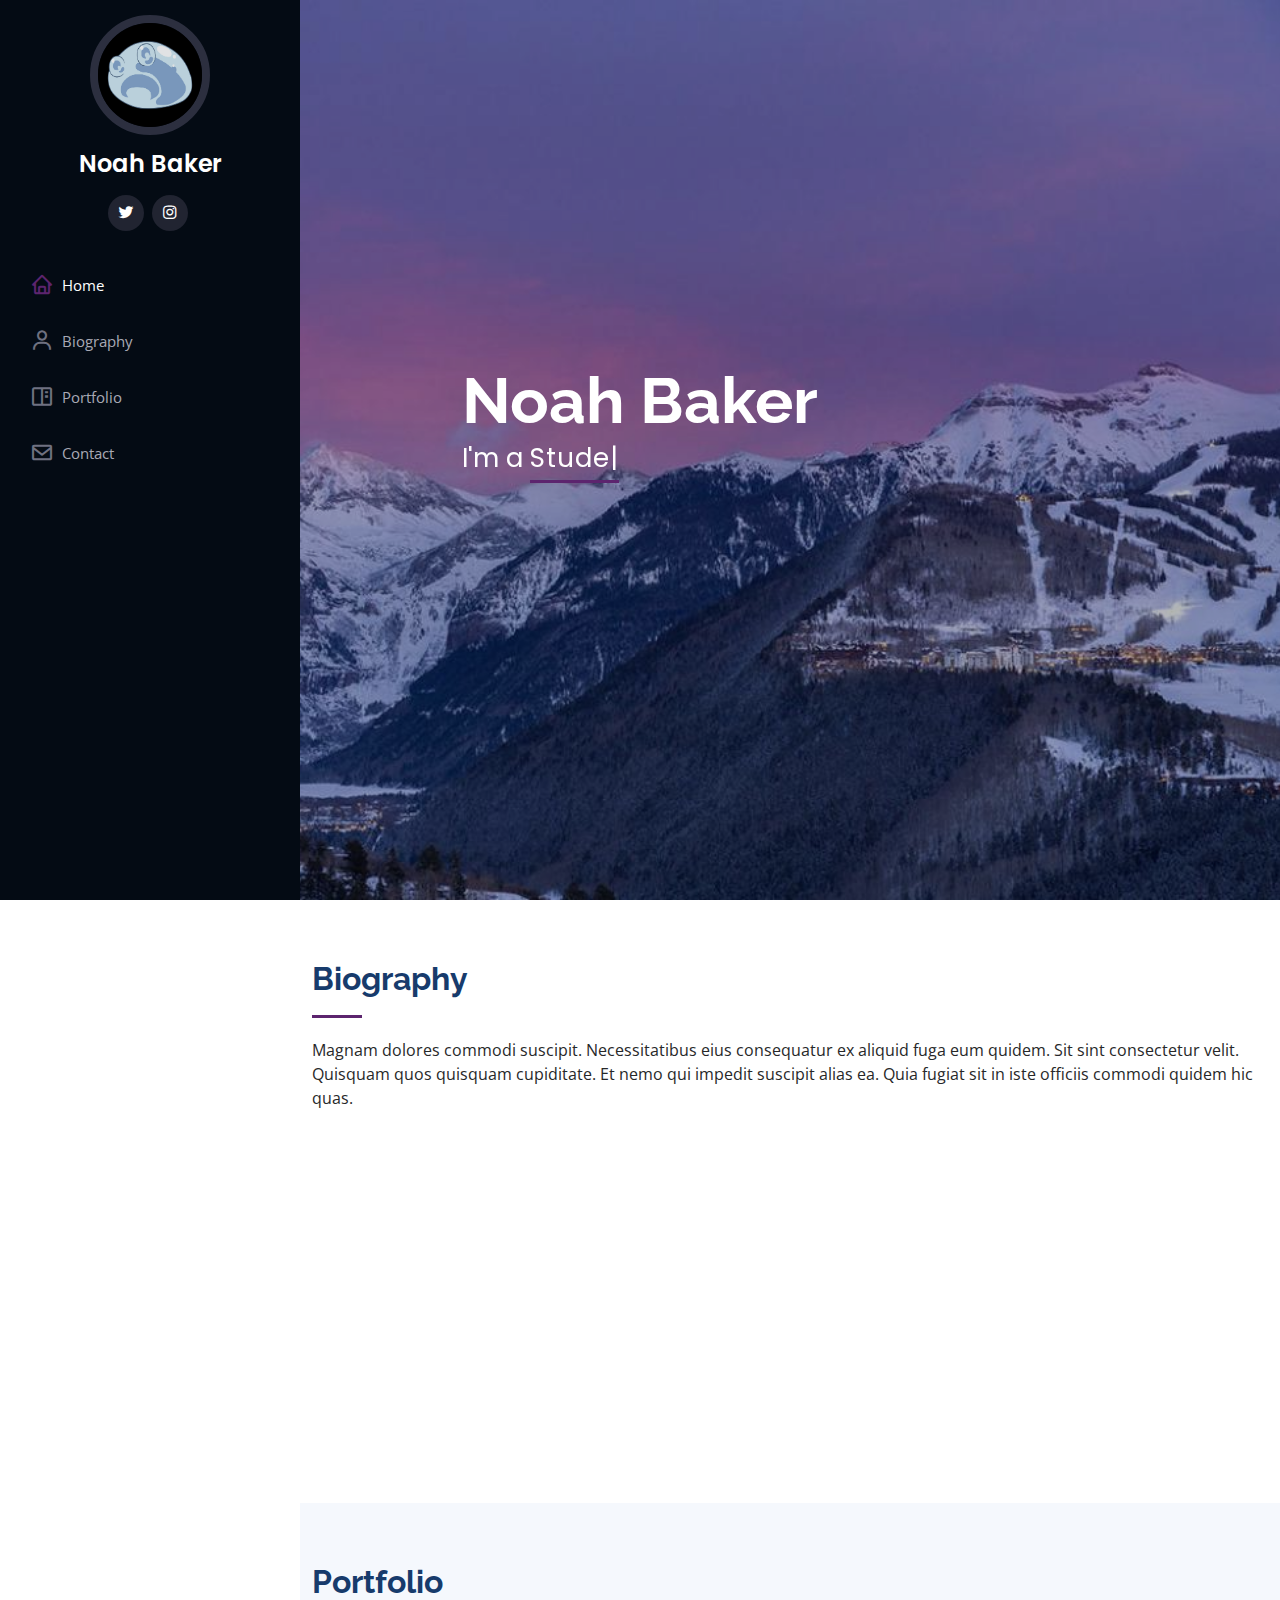
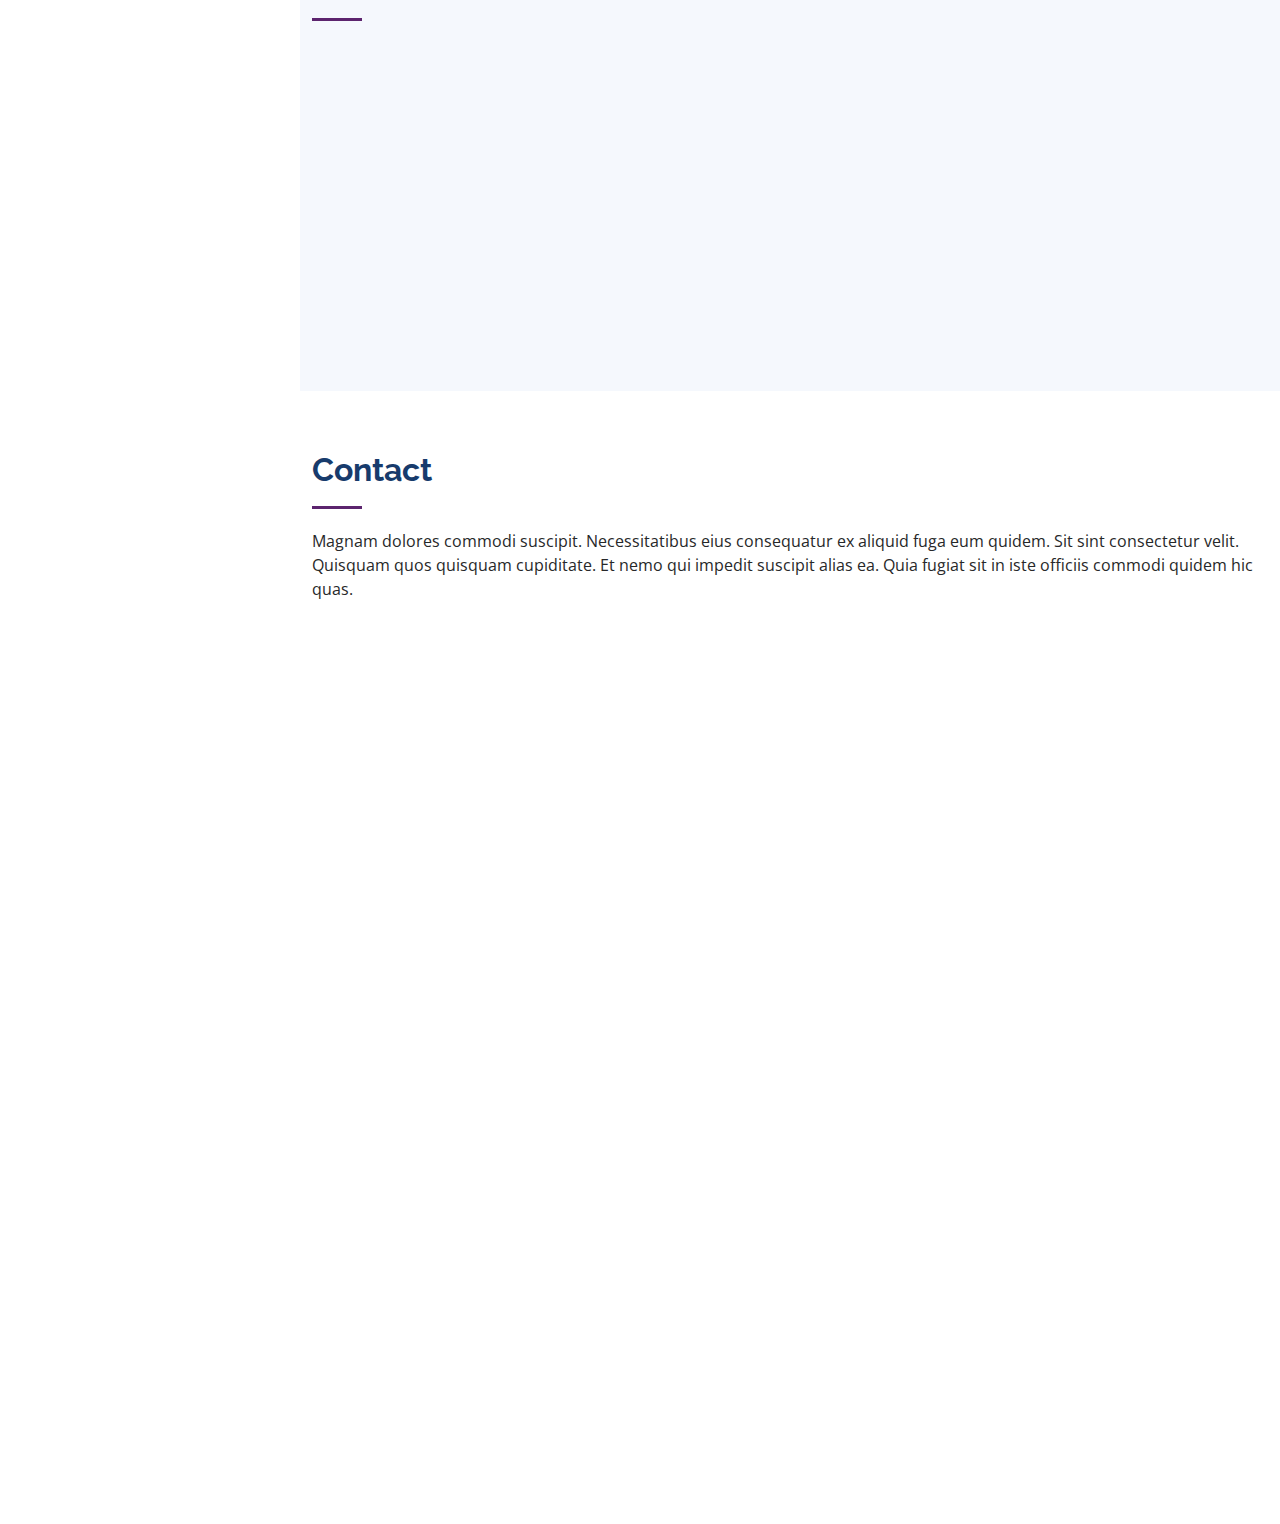
<file: index.html>
<!DOCTYPE html>
<html lang="en">

<head>
  <meta charset="utf-8">
  <meta content="width=device-width, initial-scale=1.0" name="viewport">

  <title>Noah Baker Portfolio</title>
  <meta content="" name="description">
  <meta content="" name="keywords">

  <!-- Favicons -->
  <link href="assets/img/favicon.png" rel="icon">
  <link href="assets/img/apple-touch-icon.png" rel="apple-touch-icon">

  <!-- Google Fonts -->
  <link href="https://fonts.googleapis.com/css?family=Open+Sans:300,300i,400,400i,600,600i,700,700i|Raleway:300,300i,400,400i,500,500i,600,600i,700,700i|Poppins:300,300i,400,400i,500,500i,600,600i,700,700i" rel="stylesheet">

  <!-- Vendor CSS Files -->
  <link href="assets/vendor/aos/aos.css" rel="stylesheet">
  <link href="assets/vendor/bootstrap/css/bootstrap.min.css" rel="stylesheet">
  <link href="assets/vendor/bootstrap-icons/bootstrap-icons.css" rel="stylesheet">
  <link href="assets/vendor/boxicons/css/boxicons.min.css" rel="stylesheet">
  <link href="assets/vendor/glightbox/css/glightbox.min.css" rel="stylesheet">
  <link href="assets/vendor/swiper/swiper-bundle.min.css" rel="stylesheet">

  <!-- Template Main CSS File -->
  <link href="assets/css/style.css" rel="stylesheet">

  <!-- =======================================================
  * Template Name: iPortfolio - v3.0.1
  * Template URL: https://bootstrapmade.com/iportfolio-bootstrap-portfolio-websites-template/
  * Author: BootstrapMade.com
  * License: https://bootstrapmade.com/license/
  ======================================================== -->
</head>

<body>

  <!-- ======= Mobile nav toggle button ======= -->
  <i class="bi bi-list mobile-nav-toggle d-xl-none"></i>

  <!-- ======= Header ======= -->
  <header id="header">
    <div class="d-flex flex-column">

      <div class="profile">
        <img src="assets/img/profile-img.jpg" alt="" class="img-fluid rounded-circle">
        <h1 class="text-light"><a href="index.html">Noah Baker</a></h1>
        <div class="social-links mt-3 text-center">
          <a href="https://twitter.com/purplejet8" class="twitter"><i class="bx bxl-twitter"></i></a>         
          <a href="https://www.instagram.com/targetthekillers/" class="instagram"><i class="bx bxl-instagram"></i></a>
        </div>
      </div>

      <nav id="navbar" class="nav-menu navbar">
        <ul>
          <li><a href="#hero" class="nav-link scrollto active"><i class="bx bx-home"></i> <span>Home</span></a></li>
          <li><a href="#Biography" class="nav-link scrollto"><i class="bx bx-user"></i> <span>Biography</span></a></li>
          <!-- <li><a href="#resume" class="nav-link scrollto"><i class="bx bx-file-blank"></i> <span>Resume</span></a></li>-->
          <li><a href="#portfolio" class="nav-link scrollto"><i class="bx bx-book-content"></i> <span>Portfolio</span></a></li> 
          <li><a href="#contact" class="nav-link scrollto"><i class="bx bx-envelope"></i> <span>Contact</span></a></li>
        </ul>
      </nav><!-- .nav-menu -->
    </div>
  </header><!-- End Header -->

  <!-- ======= Hero Section ======= -->
  <section id="hero" class="d-flex flex-column justify-content-center align-items-center">
    <div class="hero-container" data-aos="fade-in">
      <h1>Noah Baker</h1>
      <p>I'm a <span class="typed" data-typed-items="Student, Artist, Writer"></span></p>
    </div>
  </section><!-- End Hero -->

  <main id="main">

    <!-- ======= Biography Section ======= -->
    <section id="Biography" class="Biography">
      <div class="container">

        <div class="section-title">
          <h2>Biography</h2>
          <p>Magnam dolores commodi suscipit. Necessitatibus eius consequatur ex aliquid fuga eum quidem. Sit sint consectetur velit. Quisquam quos quisquam cupiditate. Et nemo qui impedit suscipit alias ea. Quia fugiat sit in iste officiis commodi quidem hic quas.</p>
        </div>

        <div class="row">
          <div class="col-lg-4" data-aos="fade-right">
            <img src="assets/img/profile-img.jpg" class="img-fluid" alt="">
          </div>
          <div class="col-lg-8 pt-4 pt-lg-0 content" data-aos="fade-left">
            <h3>Writer &amp; Artist</h3>
            <p class="font-italic">
              Lorem ipsum dolor sit amet, consectetur adipiscing elit, sed do eiusmod tempor incididunt ut labore et dolore
              magna aliqua.
            </p>
            <div class="row">
              <div class="col-lg-6">
              </div>
              <div class="col-lg-6">
              </div>
            </div>
            <p>
              Officiis eligendi itaque labore et dolorum mollitia officiis optio vero. Quisquam sunt adipisci omnis et ut. Nulla accusantium dolor incidunt officia tempore. Et eius omnis.
              Cupiditate ut dicta maxime officiis quidem quia. Sed et consectetur qui quia repellendus itaque neque. Aliquid amet quidem ut quaerat cupiditate. Ab et eum qui repellendus omnis culpa magni laudantium dolores.
            </p>
          </div>
        </div>

      </div>
    </section><!-- End Biography Section -->

   

    <!-- ======= Skills Section ======= -->
    <!-- <section id="skills" class="skills section-bg">
      <div class="container">

        <div class="section-title">
          <h2>Skills</h2>
          <p>Magnam dolores commodi suscipit. Necessitatibus eius consequatur ex aliquid fuga eum quidem. Sit sint consectetur velit. Quisquam quos quisquam cupiditate. Et nemo qui impedit suscipit alias ea. Quia fugiat sit in iste officiis commodi quidem hic quas.</p>
        </div>

        <div class="row skills-content">

          <div class="col-lg-6" data-aos="fade-up">

            <div class="progress">
              <span class="skill">HTML <i class="val">100%</i></span>
              <div class="progress-bar-wrap">
                <div class="progress-bar" role="progressbar" aria-valuenow="100" aria-valuemin="0" aria-valuemax="100"></div>
              </div>
            </div>

            <div class="progress">
              <span class="skill">CSS <i class="val">90%</i></span>
              <div class="progress-bar-wrap">
                <div class="progress-bar" role="progressbar" aria-valuenow="90" aria-valuemin="0" aria-valuemax="100"></div>
              </div>
            </div>

            <div class="progress">
              <span class="skill">JavaScript <i class="val">75%</i></span>
              <div class="progress-bar-wrap">
                <div class="progress-bar" role="progressbar" aria-valuenow="75" aria-valuemin="0" aria-valuemax="100"></div>
              </div>
            </div>

          </div>

          <div class="col-lg-6" data-aos="fade-up" data-aos-delay="100">

            <div class="progress">
              <span class="skill">PHP <i class="val">80%</i></span>
              <div class="progress-bar-wrap">
                <div class="progress-bar" role="progressbar" aria-valuenow="80" aria-valuemin="0" aria-valuemax="100"></div>
              </div>
            </div>

            <div class="progress">
              <span class="skill">WordPress/CMS <i class="val">90%</i></span>
              <div class="progress-bar-wrap">
                <div class="progress-bar" role="progressbar" aria-valuenow="90" aria-valuemin="0" aria-valuemax="100"></div>
              </div>
            </div>

            <div class="progress">
              <span class="skill">Photoshop <i class="val">55%</i></span>
              <div class="progress-bar-wrap">
                <div class="progress-bar" role="progressbar" aria-valuenow="55" aria-valuemin="0" aria-valuemax="100"></div>
              </div>
            </div>

          </div>

        </div>

      </div> 
    </section> -->
    <!-- End Skills Section -->

    <!-- ======= Resume Section ======= -->
    <!-- <section id="resume" class="resume">
      <div class="container">

        <div class="section-title">
          <h2>Resume</h2>
          <p>Magnam dolores commodi suscipit. Necessitatibus eius consequatur ex aliquid fuga eum quidem. Sit sint consectetur velit. Quisquam quos quisquam cupiditate. Et nemo qui impedit suscipit alias ea. Quia fugiat sit in iste officiis commodi quidem hic quas.</p>
        </div>

        <div class="row">
          <div class="col-lg-6" data-aos="fade-up">
            <h3 class="resume-title">Sumary</h3>
            <div class="resume-item pb-0">
              <h4>Noah Baker</h4>
              <p><em>Innovative and deadline-driven Graphic Designer with 3+ years of experience designing and developing user-centered digital/print marketing material from initial concept to final, polished deliverable.</em></p>
              <ul>
                <li>Portland par 127,Orlando, FL</li>
                <li>(123) 456-7891</li>
                <li>alice.barkley@example.com</li>
              </ul>
            </div>

            <h3 class="resume-title">Education</h3>
            <div class="resume-item">
              <h4>Master of Fine Arts &amp; Graphic Design</h4>
              <h5>2015 - 2016</h5>
              <p><em>Rochester Institute of Technology, Rochester, NY</em></p>
              <p>Qui deserunt veniam. Et sed aliquam labore tempore sed quisquam iusto autem sit. Ea vero voluptatum qui ut dignissimos deleniti nerada porti sand markend</p>
            </div>
            <div class="resume-item">
              <h4>Bachelor of Fine Arts &amp; Graphic Design</h4>
              <h5>2010 - 2014</h5>
              <p><em>Rochester Institute of Technology, Rochester, NY</em></p>
              <p>Quia nobis sequi est occaecati aut. Repudiandae et iusto quae reiciendis et quis Eius vel ratione eius unde vitae rerum voluptates asperiores voluptatem Earum molestiae consequatur neque etlon sader mart dila</p>
            </div>
          </div>
          <div class="col-lg-6" data-aos="fade-up" data-aos-delay="100">
            <h3 class="resume-title">Professional Experience</h3>
            <div class="resume-item">
              <h4>Senior graphic design specialist</h4>
              <h5>2019 - Present</h5>
              <p><em>Experion, New York, NY </em></p>
              <ul>
                <li>Lead in the design, development, and implementation of the graphic, layout, and production communication materials</li>
                <li>Delegate tasks to the 7 members of the design team and provide counsel on all aspects of the project. </li>
                <li>Supervise the assessment of all graphic materials in order to ensure quality and accuracy of the design</li>
                <li>Oversee the efficient use of production project budgets ranging from $2,000 - $25,000</li>
              </ul>
            </div>
            <div class="resume-item">
              <h4>Graphic design specialist</h4>
              <h5>2017 - 2018</h5>
              <p><em>Stepping Stone Advertising, New York, NY</em></p>
              <ul>
                <li>Developed numerous marketing programs (logos, brochures,infographics, presentations, and advertisements).</li>
                <li>Managed up to 5 projects or tasks at a given time while under pressure</li>
                <li>Recommended and consulted with clients on the most appropriate graphic design</li>
                <li>Created 4+ design presentations and proposals a month for clients and account managers</li>
              </ul>
            </div>
          </div>
        </div>

      </div>
    </section> -->
    <!-- End Resume Section -->

    <!-- ======= Portfolio Section ======= -->
    <section id="portfolio" class="portfolio section-bg">
      <div class="container">

        <div class="section-title">
          <h2>Portfolio</h2>
          <!-- <p>Magnam dolores commodi suscipit. Necessitatibus eius consequatur ex aliquid fuga eum quidem. Sit sint consectetur velit. Quisquam quos quisquam cupiditate. Et nemo qui impedit suscipit alias ea. Quia fugiat sit in iste officiis commodi quidem hic quas.</p> -->
        </div>

        <div class="row" data-aos="fade-up">
          <div class="col-lg-12 d-flex justify-content-center">
            <ul id="portfolio-flters">
              <li data-filter="*" class="filter-active">All</li>
              <li data-filter=".filter-app">Art</li>
              <li data-filter=".filter-card">Writing</li>
              <li data-filter=".filter-web">Code</li>
            </ul>
          </div>
        </div>

        <div class="row portfolio-container" data-aos="fade-up" data-aos-delay="100">

          <div class="col-lg-4 col-md-6 portfolio-item filter-web">
            <div class="portfolio-wrap">
              <img src="assets/img/portfolio/portfolio-1.jpg" class="img-fluid" alt="">
              <div class="portfolio-links">
                <a href="assets/img/portfolio/portfolio-1.jpg" data-gallery="portfolioGallery" class="portfolio-lightbox" title="4 Different Gaming Datasets"><i class="bx bx-plus"></i></a>
                <a href="https://noah-b-baker.github.io/Gaming-Dataset/" title="More Details"><i class="bx bx-link"></i></a>
              </div>
            </div>
          </div>

          <div class="col-lg-4 col-md-6 portfolio-item filter-web">
            <div class="portfolio-wrap">
              <img src="assets/img/portfolio/portfolio-2.jpg" class="img-fluid" alt="">
              <div class="portfolio-links">
                <a href="assets/img/portfolio/portfolio-2.jpg" data-gallery="portfolioGallery" class="portfolio-lightbox" title="Slime Fall Javascript Game"><i class="bx bx-plus"></i></a>
                <a href="https://woofjs.com/user.html#liGxKl5P9YQ16uwz5BwdYsnf0Fc2" title="More Details" target="popup"><i class="bx bx-link"></i></a>
              </div>
            </div>
          </div>

          <!-- <div class="col-lg-4 col-md-6 portfolio-item filter-app">
            <div class="portfolio-wrap">
              <img src="assets/img/portfolio/portfolio-3.jpg" class="img-fluid" alt="">
              <div class="portfolio-links">
                <a href="assets/img/portfolio/portfolio-3.jpg" data-gallery="portfolioGallery" class="portfolio-lightbox" title="App 2"><i class="bx bx-plus"></i></a>
                <a href="portfolio-details.html" title="More Details"><i class="bx bx-link"></i></a>
              </div>
            </div>
          </div>

          <div class="col-lg-4 col-md-6 portfolio-item filter-card">
            <div class="portfolio-wrap">
              <img src="assets/img/portfolio/portfolio-4.jpg" class="img-fluid" alt="">
              <div class="portfolio-links">
                <a href="assets/img/portfolio/portfolio-4.jpg" data-gallery="portfolioGallery" class="portfolio-lightbox" title="Card 2"><i class="bx bx-plus"></i></a>
                <a href="portfolio-details.html" title="More Details"><i class="bx bx-link"></i></a>
              </div>
            </div>
          </div>

          <div class="col-lg-4 col-md-6 portfolio-item filter-web">
            <div class="portfolio-wrap">
              <img src="assets/img/portfolio/portfolio-5.jpg" class="img-fluid" alt="">
              <div class="portfolio-links">
                <a href="assets/img/portfolio/portfolio-5.jpg" data-gallery="portfolioGallery" class="portfolio-lightbox" title="Web 2"><i class="bx bx-plus"></i></a>
                <a href="portfolio-details.html" title="More Details"><i class="bx bx-link"></i></a>
              </div>
            </div>
          </div>

          <div class="col-lg-4 col-md-6 portfolio-item filter-app">
            <div class="portfolio-wrap">
              <img src="assets/img/portfolio/portfolio-6.jpg" class="img-fluid" alt="">
              <div class="portfolio-links">
                <a href="assets/img/portfolio/portfolio-6.jpg" data-gallery="portfolioGallery" class="portfolio-lightbox" title="App 3"><i class="bx bx-plus"></i></a>
                <a href="portfolio-details.html" title="More Details"><i class="bx bx-link"></i></a>
              </div>
            </div>
          </div>

          <div class="col-lg-4 col-md-6 portfolio-item filter-card">
            <div class="portfolio-wrap">
              <img src="assets/img/portfolio/portfolio-7.jpg" class="img-fluid" alt="">
              <div class="portfolio-links">
                <a href="assets/img/portfolio/portfolio-7.jpg" data-gallery="portfolioGallery" class="portfolio-lightbox" title="Card 1"><i class="bx bx-plus"></i></a>
                <a href="portfolio-details.html" title="More Details"><i class="bx bx-link"></i></a>
              </div>
            </div>
          </div>

          <div class="col-lg-4 col-md-6 portfolio-item filter-card">
            <div class="portfolio-wrap">
              <img src="assets/img/portfolio/portfolio-8.jpg" class="img-fluid" alt="">
              <div class="portfolio-links">
                <a href="assets/img/portfolio/portfolio-8.jpg" data-gallery="portfolioGallery" class="portfolio-lightbox" title="Card 3"><i class="bx bx-plus"></i></a>
                <a href="portfolio-details.html" title="More Details"><i class="bx bx-link"></i></a>
              </div>
            </div>
          </div>

          <div class="col-lg-4 col-md-6 portfolio-item filter-web">
            <div class="portfolio-wrap">
              <img src="assets/img/portfolio/portfolio-9.jpg" class="img-fluid" alt="">
              <div class="portfolio-links">
                <a href="assets/img/portfolio/portfolio-9.jpg" data-gallery="portfolioGallery" class="portfolio-lightbox" title="Web 3"><i class="bx bx-plus"></i></a>
                <a href="portfolio-details.html" title="More Details"><i class="bx bx-link"></i></a>
              </div>
            </div>
          </div> -->

        </div>

      </div>
    </section><!-- End Portfolio Section -->

    <!-- ======= Services Section ======= -->
    <!-- <section id=#Portg" class=#Portg">
      <div class="container">

        <div class="section-title">
          <h2>Services</h2>
          <p>Magnam dolores commodi suscipit. Necessitatibus eius consequatur ex aliquid fuga eum quidem. Sit sint consectetur velit. Quisquam quos quisquam cupiditate. Et nemo qui impedit suscipit alias ea. Quia fugiat sit in iste officiis commodi quidem hic quas.</p>
        </div>

        <div class="row">
          <div class="col-lg-4 col-md-6 icon-box" data-aos="fade-up">
            <div class="icon"><i class="bi bi-briefcase"></i></div>
            <h4 class="title"><a href="">Lorem Ipsum</a></h4>
            <p class="description">Voluptatum deleniti atque corrupti quos dolores et quas molestias excepturi sint occaecati cupiditate non provident</p>
          </div>
          <div class="col-lg-4 col-md-6 icon-box" data-aos="fade-up" data-aos-delay="100">
            <div class="icon"><i class="bi bi-card-checklist"></i></div>
            <h4 class="title"><a href="">Dolor Sitema</a></h4>
            <p class="description">Minim veniam, quis nostrud exercitation ullamco laboris nisi ut aliquip ex ea commodo consequat tarad limino ata</p>
          </div>
          <div class="col-lg-4 col-md-6 icon-box" data-aos="fade-up" data-aos-delay="200">
            <div class="icon"><i class="bi bi-bar-chart"></i></div>
            <h4 class="title"><a href="">Sed ut perspiciatis</a></h4>
            <p class="description">Duis aute irure dolor in reprehenderit in voluptate velit esse cillum dolore eu fugiat nulla pariatur</p>
          </div>
          <div class="col-lg-4 col-md-6 icon-box" data-aos="fade-up" data-aos-delay="300">
            <div class="icon"><i class="bi bi-binoculars"></i></div>
            <h4 class="title"><a href="">Magni Dolores</a></h4>
            <p class="description">Excepteur sint occaecat cupidatat non proident, sunt in culpa qui officia deserunt mollit anim id est laborum</p>
          </div>
          <div class="col-lg-4 col-md-6 icon-box" data-aos="fade-up" data-aos-delay="400">
            <div class="icon"><i class="bi bi-brightness-high"></i></div>
            <h4 class="title"><a href="">Nemo Enim</a></h4>
            <p class="description">At vero eos et accusamus et iusto odio dignissimos ducimus qui blanditiis praesentium voluptatum deleniti atque</p>
          </div>
          <div class="col-lg-4 col-md-6 icon-box" data-aos="fade-up" data-aos-delay="500">
            <div class="icon"><i class="bi bi-calendar4-week"></i></div>
            <h4 class="title"><a href="">Eiusmod Tempor</a></h4>
            <p class="description">Et harum quidem rerum facilis est et expedita distinctio. Nam libero tempore, cum soluta nobis est eligendi</p>
          </div>
        </div>

      </div>
    </section>-->
    <!-- End Services Section -->

    <!-- ======= Testimonials Section ======= -->
    <!-- <section id="testimonials" class="testimonials section-bg">
      <div class="container">

        <div class="section-title">
          <h2>Testimonials</h2>
          <p>Magnam dolores commodi suscipit. Necessitatibus eius consequatur ex aliquid fuga eum quidem. Sit sint consectetur velit. Quisquam quos quisquam cupiditate. Et nemo qui impedit suscipit alias ea. Quia fugiat sit in iste officiis commodi quidem hic quas.</p>
        </div>

        <div class="testimonials-slider swiper-container" data-aos="fade-up" data-aos-delay="100">
          <div class="swiper-wrapper">

            <div class="swiper-slide">
              <div class="testimonial-item" data-aos="fade-up">
                <p>
                  <i class="bx bxs-quote-alt-left quote-icon-left"></i>
                  Proin iaculis purus consequat sem cure digni ssim donec porttitora entum suscipit rhoncus. Accusantium quam, ultricies eget id, aliquam eget nibh et. Maecen aliquam, risus at semper.
                  <i class="bx bxs-quote-alt-right quote-icon-right"></i>
                </p>
                <img src="assets/img/testimonials/testimonials-1.jpg" class="testimonial-img" alt="">
                <h3>Saul Goodman</h3>
                <h4>Ceo &amp; Founder</h4>
              </div>
            </div><!-- End testimonial item 

            <div class="swiper-slide">
              <div class="testimonial-item" data-aos="fade-up" data-aos-delay="100">
                <p>
                  <i class="bx bxs-quote-alt-left quote-icon-left"></i>
                  Export tempor illum tamen malis malis eram quae irure esse labore quem cillum quid cillum eram malis quorum velit fore eram velit sunt aliqua noster fugiat irure amet legam anim culpa.
                  <i class="bx bxs-quote-alt-right quote-icon-right"></i>
                </p>
                <img src="assets/img/testimonials/testimonials-2.jpg" class="testimonial-img" alt="">
                <h3>Sara Wilsson</h3>
                <h4>Designer</h4>
              </div>
            </div><!-- End testimonial item 

            <div class="swiper-slide">
              <div class="testimonial-item" data-aos="fade-up" data-aos-delay="200">
                <p>
                  <i class="bx bxs-quote-alt-left quote-icon-left"></i>
                  Enim nisi quem export duis labore cillum quae magna enim sint quorum nulla quem veniam duis minim tempor labore quem eram duis noster aute amet eram fore quis sint minim.
                  <i class="bx bxs-quote-alt-right quote-icon-right"></i>
                </p>
                <img src="assets/img/testimonials/testimonials-3.jpg" class="testimonial-img" alt="">
                <h3>Jena Karlis</h3>
                <h4>Store Owner</h4>
              </div>
            </div><!-- End testimonial item -

            <div class="swiper-slide">
              <div class="testimonial-item" data-aos="fade-up" data-aos-delay="300">
                <p>
                  <i class="bx bxs-quote-alt-left quote-icon-left"></i>
                  Fugiat enim eram quae cillum dolore dolor amet nulla culpa multos export minim fugiat minim velit minim dolor enim duis veniam ipsum anim magna sunt elit fore quem dolore labore illum veniam.
                  <i class="bx bxs-quote-alt-right quote-icon-right"></i>
                </p>
                <img src="assets/img/testimonials/testimonials-4.jpg" class="testimonial-img" alt="">
                <h3>Matt Brandon</h3>
                <h4>Freelancer</h4>
              </div>
            </div><!-- End testimonial item --

            <div class="swiper-slide">
              <div class="testimonial-item" data-aos="fade-up" data-aos-delay="400">
                <p>
                  <i class="bx bxs-quote-alt-left quote-icon-left"></i>
                  Quis quorum aliqua sint quem legam fore sunt eram irure aliqua veniam tempor noster veniam enim culpa labore duis sunt culpa nulla illum cillum fugiat legam esse veniam culpa fore nisi cillum quid.
                  <i class="bx bxs-quote-alt-right quote-icon-right"></i>
                </p>
                <img src="assets/img/testimonials/testimonials-5.jpg" class="testimonial-img" alt="">
                <h3>John Larson</h3>
                <h4>Entrepreneur</h4>
              </div>
            </div><!-- End testimonial item --

          </div>
          <div class="swiper-pagination"></div>
        </div>

      </div>
    </section> -->
    <!-- End Testimonials Section -->

    <!-- ======= Contact Section ======= -->
    <section id="contact" class="contact">
      <div class="container">

        <div class="section-title">
          <h2>Contact</h2>
          <p>Magnam dolores commodi suscipit. Necessitatibus eius consequatur ex aliquid fuga eum quidem. Sit sint consectetur velit. Quisquam quos quisquam cupiditate. Et nemo qui impedit suscipit alias ea. Quia fugiat sit in iste officiis commodi quidem hic quas.</p>
        </div>

        <div class="row" data-aos="fade-in">

          <div class="col-lg-5 d-flex align-items-stretch">
            <div class="info">
              <div class="address">
                <i class="bi bi-geo-alt"></i>
                <h4>Location:</h4>
                <p>Remote, Telluride, Colorado</p>
              </div>

              <div class="email">
                <i class="bi bi-envelope"></i>
                <h4>Email:</h4>
                <p>purplejet8@gmail.com</p>
              </div>

              <div class="phone">
                <i class="bi bi-phone"></i>
                <h4>Call:</h4>
                <p>+1 (678) 350-6017</p>
              </div>

              <!-- <iframe src="https://www.google.com/maps/embed?pb=!1m14!1m8!1m3!1d12097.433213460943!2d-74.0062269!3d40.7101282!3m2!1i1024!2i768!4f13.1!3m3!1m2!1s0x0%3A0xb89d1fe6bc499443!2sDowntown+Conference+Center!5e0!3m2!1smk!2sbg!4v1539943755621" frameborder="0" style="border:0; width: 100%; height: 290px;" allowfullscreen></iframe> -->
            </div>

          </div>
          <iframe width="600" height="450" style="border:0" loading="lazy" allowfullscreen src="https://www.google.com/maps/embed/v1/view?zoom=13&center=37.9375%2C-107.8123&key=AIzaSyDgxQfYVyJ6QGJdZKBe9BqHhMNPolN67fw"></iframe>
          <!-- <div class="col-lg-7 mt-5 mt-lg-0 d-flex align-items-stretch">
            <form action="forms/contact.php" method="post" role="form" class="php-email-form">
              <div class="row">
                <div class="form-group col-md-6">
                  <label for="name">Your Name</label>
                  <input type="text" name="name" class="form-control" id="name" required>
                </div>
                <div class="form-group col-md-6">
                  <label for="name">Your Email</label>
                  <input type="email" class="form-control" name="email" id="email" required>
                </div>
              </div>
              <div class="form-group">
                <label for="name">Subject</label>
                <input type="text" class="form-control" name="subject" id="subject" required>
              </div>
              <div class="form-group">
                <label for="name">Message</label>
                <textarea class="form-control" name="message" rows="10" required></textarea>
              </div>
              <div class="my-3">
                <div class="loading">Loading</div>
                <div class="error-message"></div>
                <div class="sent-message">Your message has been sent. Thank you!</div>
              </div>
              <div class="text-center"><button type="submit">Send Message</button></div>
            </form>
          </div> -->

        </div>

      </div>
    </section>
    <!-- End Contact Section -->

  </main><!-- End #main -->

  <!-- ======= Footer ======= -->
  <footer id="footer">
    <div class="container">
      <div class="copyright"><strong><span></span></strong>
      </div>
      
    </div>
  </footer><!-- End  Footer -->

  <a href="#" class="back-to-top d-flex align-items-center justify-content-center"><i class="bi bi-arrow-up-short"></i></a>

  <!-- Vendor JS Files -->
  <script src="assets/vendor/aos/aos.js"></script>
  <script src="assets/vendor/bootstrap/js/bootstrap.bundle.min.js"></script>
  <script src="assets/vendor/glightbox/js/glightbox.min.js"></script>
  <script src="assets/vendor/isotope-layout/isotope.pkgd.min.js"></script>
  <script src="assets/vendor/php-email-form/validate.js"></script>
  <script src="assets/vendor/purecounter/purecounter.js"></script>
  <script src="assets/vendor/swiper/swiper-bundle.min.js"></script>
  <script src="assets/vendor/typed.js/typed.min.js"></script>
  <script src="assets/vendor/waypoints/noframework.waypoints.js"></script>

  <!-- Template Main JS File -->
  <script src="assets/js/main.js"></script>

</body>

</html>
</file>
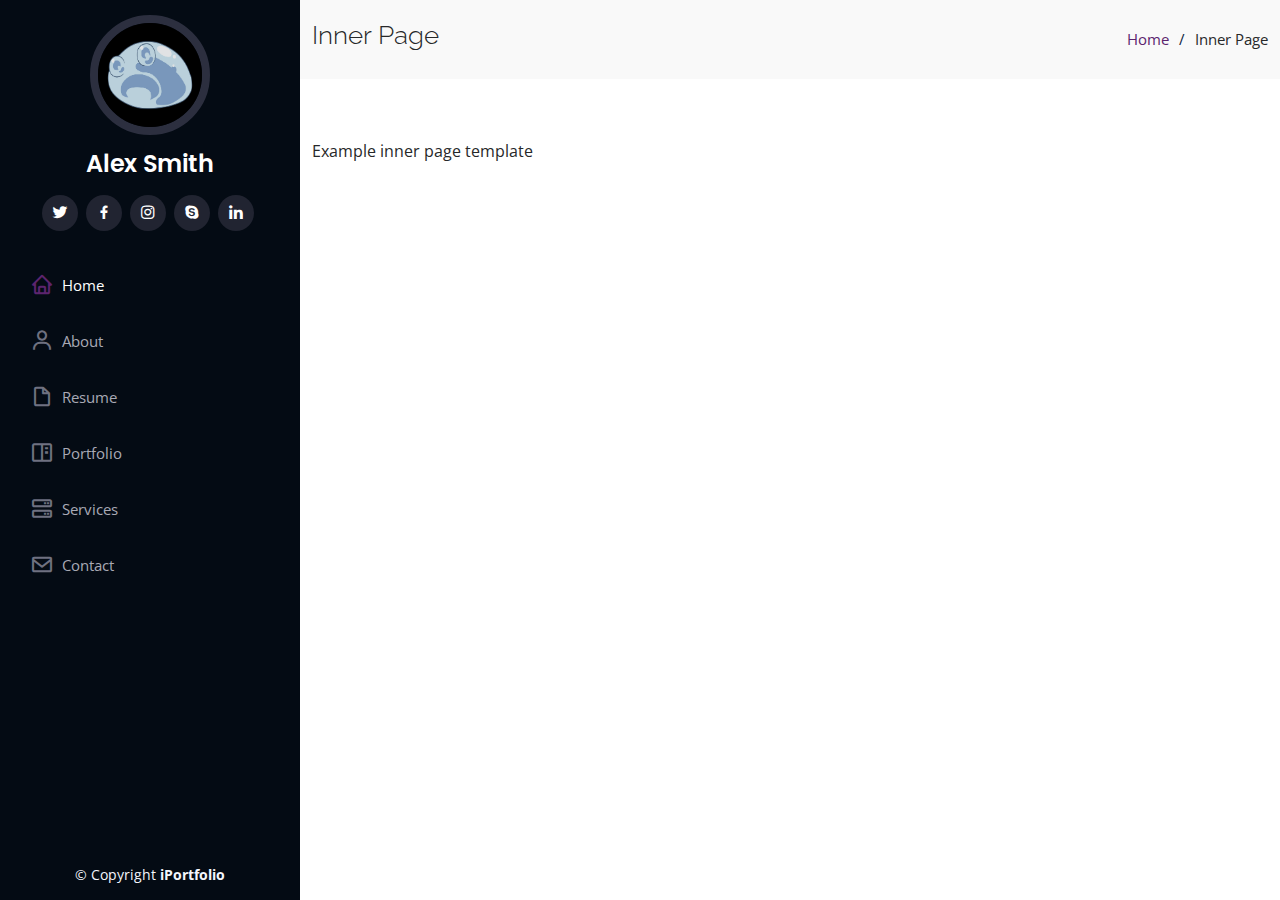
<file: inner-page.html>
<!DOCTYPE html>
<html lang="en">

<head>
  <meta charset="utf-8">
  <meta content="width=device-width, initial-scale=1.0" name="viewport">

  <title>Inner Page - iPortfolio Bootstrap Template</title>
  <meta content="" name="description">
  <meta content="" name="keywords">

  <!-- Favicons -->
  <link href="assets/img/favicon.png" rel="icon">
  <link href="assets/img/apple-touch-icon.png" rel="apple-touch-icon">

  <!-- Google Fonts -->
  <link href="https://fonts.googleapis.com/css?family=Open+Sans:300,300i,400,400i,600,600i,700,700i|Raleway:300,300i,400,400i,500,500i,600,600i,700,700i|Poppins:300,300i,400,400i,500,500i,600,600i,700,700i" rel="stylesheet">

  <!-- Vendor CSS Files -->
  <link href="assets/vendor/aos/aos.css" rel="stylesheet">
  <link href="assets/vendor/bootstrap/css/bootstrap.min.css" rel="stylesheet">
  <link href="assets/vendor/bootstrap-icons/bootstrap-icons.css" rel="stylesheet">
  <link href="assets/vendor/boxicons/css/boxicons.min.css" rel="stylesheet">
  <link href="assets/vendor/glightbox/css/glightbox.min.css" rel="stylesheet">
  <link href="assets/vendor/swiper/swiper-bundle.min.css" rel="stylesheet">

  <!-- Template Main CSS File -->
  <link href="assets/css/style.css" rel="stylesheet">

  <!-- =======================================================
  * Template Name: iPortfolio - v3.0.1
  * Template URL: https://bootstrapmade.com/iportfolio-bootstrap-portfolio-websites-template/
  * Author: BootstrapMade.com
  * License: https://bootstrapmade.com/license/
  ======================================================== -->
</head>

<body>

  <!-- ======= Mobile nav toggle button ======= -->
  <i class="bi bi-list mobile-nav-toggle d-xl-none"></i>

  <!-- ======= Header ======= -->
  <header id="header">
    <div class="d-flex flex-column">

      <div class="profile">
        <img src="assets/img/profile-img.jpg" alt="" class="img-fluid rounded-circle">
        <h1 class="text-light"><a href="index.html">Alex Smith</a></h1>
        <div class="social-links mt-3 text-center">
          <a href="#" class="twitter"><i class="bx bxl-twitter"></i></a>
          <a href="#" class="facebook"><i class="bx bxl-facebook"></i></a>
          <a href="#" class="instagram"><i class="bx bxl-instagram"></i></a>
          <a href="#" class="google-plus"><i class="bx bxl-skype"></i></a>
          <a href="#" class="linkedin"><i class="bx bxl-linkedin"></i></a>
        </div>
      </div>

      <nav id="navbar" class="nav-menu navbar">
        <ul>
          <li><a href="#hero" class="nav-link scrollto active"><i class="bx bx-home"></i> <span>Home</span></a></li>
          <li><a href="#about" class="nav-link scrollto"><i class="bx bx-user"></i> <span>About</span></a></li>
          <li><a href="#resume" class="nav-link scrollto"><i class="bx bx-file-blank"></i> <span>Resume</span></a></li>
          <li><a href="#portfolio" class="nav-link scrollto"><i class="bx bx-book-content"></i> <span>Portfolio</span></a></li>
          <li><a href="#services" class="nav-link scrollto"><i class="bx bx-server"></i> <span>Services</span></a></li>
          <li><a href="#contact" class="nav-link scrollto"><i class="bx bx-envelope"></i> <span>Contact</span></a></li>
        </ul>
      </nav><!-- .nav-menu -->
    </div>
  </header><!-- End Header -->

  <main id="main">

    <!-- ======= Breadcrumbs ======= -->
    <section class="breadcrumbs">
      <div class="container">

        <div class="d-flex justify-content-between align-items-center">
          <h2>Inner Page</h2>
          <ol>
            <li><a href="index.html">Home</a></li>
            <li>Inner Page</li>
          </ol>
        </div>

      </div>
    </section><!-- End Breadcrumbs -->

    <section class="inner-page">
      <div class="container">
        <p>
          Example inner page template
        </p>
      </div>
    </section>

  </main><!-- End #main -->

  <!-- ======= Footer ======= -->
  <footer id="footer">
    <div class="container">
      <div class="copyright">
        &copy; Copyright <strong><span>iPortfolio</span></strong>
      </div>
      
    </div>
  </footer><!-- End  Footer -->

  <a href="#" class="back-to-top d-flex align-items-center justify-content-center"><i class="bi bi-arrow-up-short"></i></a>

  <!-- Vendor JS Files -->
  <script src="assets/vendor/aos/aos.js"></script>
  <script src="assets/vendor/bootstrap/js/bootstrap.bundle.min.js"></script>
  <script src="assets/vendor/glightbox/js/glightbox.min.js"></script>
  <script src="assets/vendor/isotope-layout/isotope.pkgd.min.js"></script>
  <script src="assets/vendor/php-email-form/validate.js"></script>
  <script src="assets/vendor/purecounter/purecounter.js"></script>
  <script src="assets/vendor/swiper/swiper-bundle.min.js"></script>
  <script src="assets/vendor/typed.js/typed.min.js"></script>
  <script src="assets/vendor/waypoints/noframework.waypoints.js"></script>

  <!-- Template Main JS File -->
  <script src="assets/js/main.js"></script>

</body>

</html>
</file>
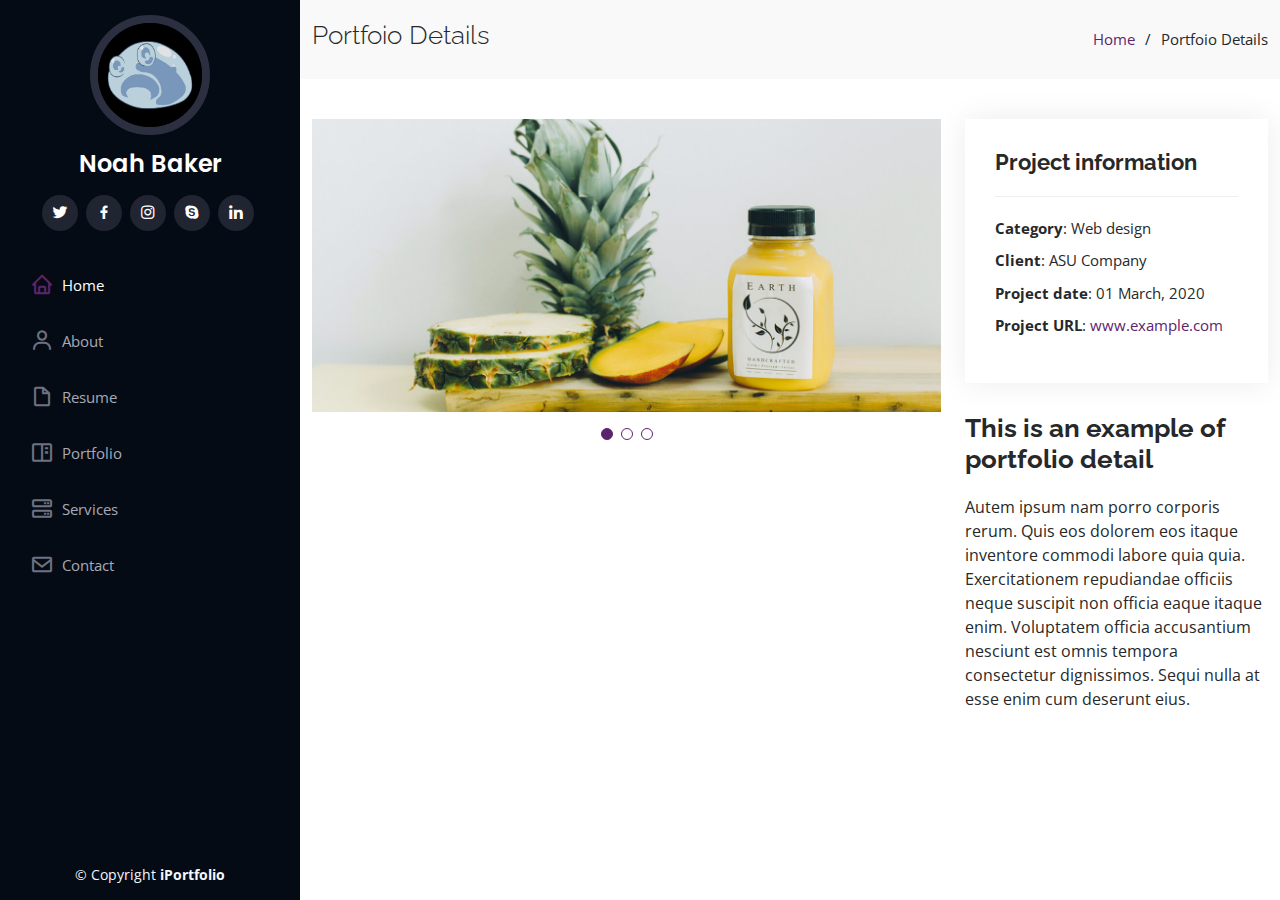
<file: portfolio-details.html>
<!DOCTYPE html>
<html lang="en">

<head>
  <meta charset="utf-8">
  <meta content="width=device-width, initial-scale=1.0" name="viewport">

  <title>Portfolio Details - iPortfolio Bootstrap Template</title>
  <meta content="" name="description">
  <meta content="" name="keywords">

  <!-- Favicons -->
  <link href="assets/img/favicon.png" rel="icon">
  <link href="assets/img/apple-touch-icon.png" rel="apple-touch-icon">

  <!-- Google Fonts -->
  <link href="https://fonts.googleapis.com/css?family=Open+Sans:300,300i,400,400i,600,600i,700,700i|Raleway:300,300i,400,400i,500,500i,600,600i,700,700i|Poppins:300,300i,400,400i,500,500i,600,600i,700,700i" rel="stylesheet">

  <!-- Vendor CSS Files -->
  <link href="assets/vendor/aos/aos.css" rel="stylesheet">
  <link href="assets/vendor/bootstrap/css/bootstrap.min.css" rel="stylesheet">
  <link href="assets/vendor/bootstrap-icons/bootstrap-icons.css" rel="stylesheet">
  <link href="assets/vendor/boxicons/css/boxicons.min.css" rel="stylesheet">
  <link href="assets/vendor/glightbox/css/glightbox.min.css" rel="stylesheet">
  <link href="assets/vendor/swiper/swiper-bundle.min.css" rel="stylesheet">

  <!-- Template Main CSS File -->
  <link href="assets/css/style.css" rel="stylesheet">

  <!-- =======================================================
  * Template Name: iPortfolio - v3.0.1
  * Template URL: https://bootstrapmade.com/iportfolio-bootstrap-portfolio-websites-template/
  * Author: BootstrapMade.com
  * License: https://bootstrapmade.com/license/
  ======================================================== -->
</head>

<body>

  <!-- ======= Mobile nav toggle button ======= -->
  <i class="bi bi-list mobile-nav-toggle d-xl-none"></i>

  <!-- ======= Header ======= -->
  <header id="header">
    <div class="d-flex flex-column">

      <div class="profile">
        <img src="assets/img/profile-img.jpg" alt="" class="img-fluid rounded-circle">
        <h1 class="text-light"><a href="index.html">Noah Baker</a></h1>
        <div class="social-links mt-3 text-center">
          <a href="#" class="twitter"><i class="bx bxl-twitter"></i></a>
          <a href="#" class="facebook"><i class="bx bxl-facebook"></i></a>
          <a href="#" class="instagram"><i class="bx bxl-instagram"></i></a>
          <a href="#" class="google-plus"><i class="bx bxl-skype"></i></a>
          <a href="#" class="linkedin"><i class="bx bxl-linkedin"></i></a>
        </div>
      </div>

      <nav id="navbar" class="nav-menu navbar">
        <ul>
          <li><a href="#hero" class="nav-link scrollto active"><i class="bx bx-home"></i> <span>Home</span></a></li>
          <li><a href="#about" class="nav-link scrollto"><i class="bx bx-user"></i> <span>About</span></a></li>
          <li><a href="#resume" class="nav-link scrollto"><i class="bx bx-file-blank"></i> <span>Resume</span></a></li>
          <li><a href="#portfolio" class="nav-link scrollto"><i class="bx bx-book-content"></i> <span>Portfolio</span></a></li>
          <li><a href="#services" class="nav-link scrollto"><i class="bx bx-server"></i> <span>Services</span></a></li>
          <li><a href="#contact" class="nav-link scrollto"><i class="bx bx-envelope"></i> <span>Contact</span></a></li>
        </ul>
      </nav><!-- .nav-menu -->
    </div>
  </header><!-- End Header -->

  <main id="main">

    <!-- ======= Breadcrumbs ======= -->
    <section id="breadcrumbs" class="breadcrumbs">
      <div class="container">

        <div class="d-flex justify-content-between align-items-center">
          <h2>Portfoio Details</h2>
          <ol>
            <li><a href="index.html">Home</a></li>
            <li>Portfoio Details</li>
          </ol>
        </div>

      </div>
    </section><!-- End Breadcrumbs -->

    <!-- ======= Portfolio Details Section ======= -->
    <section id="portfolio-details" class="portfolio-details">
      <div class="container">

        <div class="row gy-4">

          <div class="col-lg-8">
            <div class="portfolio-details-slider swiper-container">
              <div class="swiper-wrapper align-items-center">

                <div class="swiper-slide">
                  <img src="assets/img/portfolio/portfolio-details-1.jpg" alt="">
                </div>

                <div class="swiper-slide">
                  <img src="assets/img/portfolio/portfolio-details-2.jpg" alt="">
                </div>

                <div class="swiper-slide">
                  <img src="assets/img/portfolio/portfolio-details-3.jpg" alt="">
                </div>

              </div>
              <div class="swiper-pagination"></div>
            </div>
          </div>

          <div class="col-lg-4">
            <div class="portfolio-info">
              <h3>Project information</h3>
              <ul>
                <li><strong>Category</strong>: Web design</li>
                <li><strong>Client</strong>: ASU Company</li>
                <li><strong>Project date</strong>: 01 March, 2020</li>
                <li><strong>Project URL</strong>: <a href="#">www.example.com</a></li>
              </ul>
            </div>
            <div class="portfolio-description">
              <h2>This is an example of portfolio detail</h2>
              <p>
                Autem ipsum nam porro corporis rerum. Quis eos dolorem eos itaque inventore commodi labore quia quia. Exercitationem repudiandae officiis neque suscipit non officia eaque itaque enim. Voluptatem officia accusantium nesciunt est omnis tempora consectetur dignissimos. Sequi nulla at esse enim cum deserunt eius.
              </p>
            </div>
          </div>

        </div>

      </div>
    </section><!-- End Portfolio Details Section -->

  </main><!-- End #main -->

  <!-- ======= Footer ======= -->
  <footer id="footer">
    <div class="container">
      <div class="copyright">
        &copy; Copyright <strong><span>iPortfolio</span></strong>
      </div>
      
    </div>
  </footer><!-- End  Footer -->

  <a href="#" class="back-to-top d-flex align-items-center justify-content-center"><i class="bi bi-arrow-up-short"></i></a>

  <!-- Vendor JS Files -->
  <script src="assets/vendor/aos/aos.js"></script>
  <script src="assets/vendor/bootstrap/js/bootstrap.bundle.min.js"></script>
  <script src="assets/vendor/glightbox/js/glightbox.min.js"></script>
  <script src="assets/vendor/isotope-layout/isotope.pkgd.min.js"></script>
  <script src="assets/vendor/php-email-form/validate.js"></script>
  <script src="assets/vendor/purecounter/purecounter.js"></script>
  <script src="assets/vendor/swiper/swiper-bundle.min.js"></script>
  <script src="assets/vendor/typed.js/typed.min.js"></script>
  <script src="assets/vendor/waypoints/noframework.waypoints.js"></script>

  <!-- Template Main JS File -->
  <script src="assets/js/main.js"></script>

</body>

</html>
</file>
<file: assets/css/style.css>
/**
* Template Name: iPortfolio - v3.0.1
* Template URL: https://bootstrapmade.com/iportfolio-bootstrap-portfolio-websites-template/
* Author: BootstrapMade.com
* License: https://bootstrapmade.com/license/
*/

/*--------------------------------------------------------------
# General
--------------------------------------------------------------*/
body {
  font-family: "Open Sans", sans-serif;
  color: #272829;
}

a {
  color: #5C246E;
  text-decoration: none;
}

a:hover {
  color: #5C246E;
  text-decoration: none;
}

h1, h2, h3, h4, h5, h6 {
  font-family: "Raleway", sans-serif;
}

/*--------------------------------------------------------------
# Back to top button
--------------------------------------------------------------*/
.back-to-top {
  position: fixed;
  visibility: hidden;
  opacity: 0;
  right: 15px;
  bottom: 15px;
  z-index: 996;
  background: #5C246E;
  width: 40px;
  height: 40px;
  border-radius: 50px;
  transition: all 0.4s;
}

.back-to-top i {
  font-size: 28px;
  color: #fff;
  line-height: 0;
}

.back-to-top:hover {
  background: #5C246E;
  color: #fff;
}

.back-to-top.active {
  visibility: visible;
  opacity: 1;
}

/*--------------------------------------------------------------
# Header
--------------------------------------------------------------*/
#header {
  position: fixed;
  top: 0;
  left: 0;
  bottom: 0;
  width: 300px;
  transition: all ease-in-out 0.5s;
  z-index: 9997;
  transition: all 0.5s;
  padding: 0 15px;
  background: #040b14;
  overflow-y: auto;
}

#header .profile img {
  margin: 15px auto;
  display: block;
  width: 120px;
  border: 8px solid #2c2f3f;
}

#header .profile h1 {
  font-size: 24px;
  margin: 0;
  padding: 0;
  font-weight: 600;
  -moz-text-align-last: center;
  text-align-last: center;
  font-family: "Poppins", sans-serif;
}

#header .profile h1 a, #header .profile h1 a:hover {
  color: #fff;
  text-decoration: none;
}

#header .profile .social-links a {
  font-size: 18px;
  display: inline-block;
  background: #212431;
  color: #fff;
  line-height: 1;
  padding: 8px 0;
  margin-right: 4px;
  border-radius: 50%;
  text-align: center;
  width: 36px;
  height: 36px;
  transition: 0.3s;
}

#header .profile .social-links a:hover {
  background: #5C246E;
  color: #fff;
  text-decoration: none;
}

#main {
  margin-left: 300px;
}

@media (max-width: 1199px) {
  #header {
    left: -300px;
  }
  #main {
    margin-left: 0;
  }
}

/*--------------------------------------------------------------
# Navigation Menu
--------------------------------------------------------------*/
/* Desktop Navigation */
.nav-menu {
  padding: 30px 0 0 0;
}

.nav-menu * {
  margin: 0;
  padding: 0;
  list-style: none;
}

.nav-menu > ul > li {
  position: relative;
  white-space: nowrap;
}

.nav-menu a {
  display: flex;
  align-items: center;
  color: #a8a9b4;
  padding: 12px 15px;
  margin-bottom: 8px;
  transition: 0.3s;
  font-size: 15px;
}

.nav-menu a i {
  font-size: 24px;
  padding-right: 8px;
  color: #6f7180;
}

.nav-menu a:hover, .nav-menu .active, .nav-menu li:hover > a {
  text-decoration: none;
  color: #fff;
}

.nav-menu a:hover i, .nav-menu .active i, .nav-menu li:hover > a i {
  color: #5C246E;
}

/* Mobile Navigation */
.mobile-nav-toggle {
  position: fixed;
  right: 15px;
  top: 15px;
  z-index: 9998;
  border: 0;
  font-size: 24px;
  transition: all 0.4s;
  outline: none !important;
  background-color: #5C246E;
  color: #fff;
  width: 40px;
  height: 40px;
  display: inline-flex;
  align-items: center;
  justify-content: center;
  line-height: 0;
  border-radius: 50px;
  cursor: pointer;
}

.mobile-nav-active {
  overflow: hidden;
}

.mobile-nav-active #header {
  left: 0;
}

/*--------------------------------------------------------------
# Hero Section
--------------------------------------------------------------*/
#hero {
  width: 100%;
  height: 100vh;
  background: url("../img/hero-bg.jpg") top center;
  background-size: cover;
}

#hero:before {
  content: "";
  background: rgba(5, 13, 24, 0.3);
  position: absolute;
  bottom: 0;
  top: 0;
  left: 0;
  right: 0;
  z-index: 1;
}

#hero .hero-container {
  position: relative;
  z-index: 2;
  min-width: 300px;
}

#hero h1 {
  margin: 0 0 10px 0;
  font-size: 64px;
  font-weight: 700;
  line-height: 56px;
  color: #fff;
}

#hero p {
  color: #fff;
  margin-bottom: 50px;
  font-size: 26px;
  font-family: "Poppins", sans-serif;
}

#hero p span {
  color: #fff;
  padding-bottom: 4px;
  letter-spacing: 1px;
  border-bottom: 3px solid #5C246E;
  
}

@media (min-width: 1024px) {
  #hero {
    background-attachment: fixed;
  }
}

@media (max-width: 768px) {
  #hero h1 {
    font-size: 28px;
    line-height: 36px;
  }
  #hero h2 {
    font-size: 18px;
    line-height: 24px;
    margin-bottom: 30px;
  }
}

/*--------------------------------------------------------------
# Sections General
--------------------------------------------------------------*/
section {
  padding: 60px 0;
  overflow: hidden;
}

.section-bg {
  background: #f5f8fd;
}

.section-title {
  padding-bottom: 30px;
}

.section-title h2 {
  font-size: 32px;
  font-weight: bold;
  margin-bottom: 20px;
  padding-bottom: 20px;
  position: relative;
  color: #173b6c;
}

.section-title h2::after {
  content: '';
  position: absolute;
  display: block;
  width: 50px;
  height: 3px;
  background: #5C246E;
  bottom: 0;
  left: 0;
}

.section-title p {
  margin-bottom: 0;
}

/*--------------------------------------------------------------
# About
--------------------------------------------------------------*/
.about .content h3 {
  font-weight: 700;
  font-size: 26px;
  color: #173b6c;
}

.about .content ul {
  list-style: none;
  padding: 0;
}

.about .content ul li {
  margin-bottom: 20px;
  display: flex;
  align-items: center;
}

.about .content ul strong {
  margin-right: 10px;
}

.about .content ul i {
  font-size: 16px;
  margin-right: 5px;
  color: #5C246E;
  line-height: 0;
}

.about .content p:last-child {
  margin-bottom: 0;
}

/*--------------------------------------------------------------
# Facts
--------------------------------------------------------------*/
.facts {
  padding-bottom: 30px;
}

.facts .count-box {
  padding: 30px;
  width: 100%;
}

.facts .count-box i {
  display: block;
  font-size: 44px;
  color: #5C246E;
  float: left;
  line-height: 0;
}

.facts .count-box span {
  font-size: 48px;
  line-height: 40px;
  display: block;
  font-weight: 700;
  color: #050d18;
  margin-left: 60px;
}

.facts .count-box p {
  padding: 15px 0 0 0;
  margin: 0 0 0 60px;
  font-family: "Raleway", sans-serif;
  font-size: 14px;
  color: #122f57;
}

.facts .count-box a {
  font-weight: 600;
  display: block;
  margin-top: 20px;
  color: #122f57;
  font-size: 15px;
  font-family: "Poppins", sans-serif;
  transition: ease-in-out 0.3s;
}

.facts .count-box a:hover {
  color: #1f5297;
}

/*--------------------------------------------------------------
# Akills
--------------------------------------------------------------*/
.skills .progress {
  height: 60px;
  display: block;
  background: none;
  border-radius: 0;
}

.skills .progress .skill {
  padding: 0;
  margin: 0 0 6px 0;
  text-transform: uppercase;
  display: block;
  font-weight: 600;
  font-family: "Poppins", sans-serif;
  color: #050d18;
}

.skills .progress .skill .val {
  float: right;
  font-style: normal;
}

.skills .progress-bar-wrap {
  background: #dce8f8;
  height: 10px;
}

.skills .progress-bar {
  width: 1px;
  height: 10px;
  transition: .9s;
  background-color: #5C246E;
}

/*--------------------------------------------------------------
# Resume
--------------------------------------------------------------*/
.resume .resume-title {
  font-size: 26px;
  font-weight: 700;
  margin-top: 20px;
  margin-bottom: 20px;
  color: #050d18;
}

.resume .resume-item {
  padding: 0 0 20px 20px;
  margin-top: -2px;
  border-left: 2px solid #1f5297;
  position: relative;
}

.resume .resume-item h4 {
  line-height: 18px;
  font-size: 18px;
  font-weight: 600;
  text-transform: uppercase;
  font-family: "Poppins", sans-serif;
  color: #050d18;
  margin-bottom: 10px;
}

.resume .resume-item h5 {
  font-size: 16px;
  background: #e4edf9;
  padding: 5px 15px;
  display: inline-block;
  font-weight: 600;
  margin-bottom: 10px;
}

.resume .resume-item ul {
  padding-left: 20px;
}

.resume .resume-item ul li {
  padding-bottom: 10px;
}

.resume .resume-item:last-child {
  padding-bottom: 0;
}

.resume .resume-item::before {
  content: "";
  position: absolute;
  width: 16px;
  height: 16px;
  border-radius: 50px;
  left: -9px;
  top: 0;
  background: #fff;
  border: 2px solid #1f5297;
}

/*--------------------------------------------------------------
# Portfolio
--------------------------------------------------------------*/
.portfolio .portfolio-item {
  margin-bottom: 30px;
}

.portfolio #portfolio-flters {
  padding: 0;
  margin: 0 auto 35px auto;
  list-style: none;
  text-align: center;
  background: #fff;
  border-radius: 50px;
  padding: 2px 15px;
}

.portfolio #portfolio-flters li {
  cursor: pointer;
  display: inline-block;
  padding: 10px 15px 8px 15px;
  font-size: 14px;
  font-weight: 600;
  line-height: 1;
  text-transform: uppercase;
  color: #272829;
  margin-bottom: 5px;
  transition: all 0.3s ease-in-out;
}

.portfolio #portfolio-flters li:hover, .portfolio #portfolio-flters li.filter-active {
  color: #5C246E;
}

.portfolio #portfolio-flters li:last-child {
  margin-right: 0;
}

.portfolio .portfolio-wrap {
  transition: 0.3s;
  position: relative;
  overflow: hidden;
  z-index: 1;
}

.portfolio .portfolio-wrap::before {
  content: "";
  background: rgba(255, 255, 255, 0.5);
  position: absolute;
  left: 0;
  right: 0;
  top: 0;
  bottom: 0;
  transition: all ease-in-out 0.3s;
  z-index: 2;
  opacity: 0;
}

.portfolio .portfolio-wrap .portfolio-links {
  opacity: 1;
  left: 0;
  right: 0;
  bottom: -60px;
  z-index: 3;
  position: absolute;
  transition: all ease-in-out 0.3s;
  display: flex;
  justify-content: center;
}

.portfolio .portfolio-wrap .portfolio-links a {
  color: #fff;
  font-size: 28px;
  text-align: center;
  background: #5C246E;
  transition: 0.3s;
  width: 50%;
}

.portfolio .portfolio-wrap .portfolio-links a:hover {
  background: #5C246E;
}

.portfolio .portfolio-wrap .portfolio-links a + a {
  border-left: 1px solid #5C246E;
}

.portfolio .portfolio-wrap:hover::before {
  top: 0;
  left: 0;
  right: 0;
  bottom: 0;
  opacity: 1;
}

.portfolio .portfolio-wrap:hover .portfolio-links {
  opacity: 1;
  bottom: 0;
}

/*--------------------------------------------------------------
# Portfolio Details
--------------------------------------------------------------*/
.portfolio-details {
  padding-top: 40px;
}

.portfolio-details .portfolio-details-slider img {
  width: 100%;
}

.portfolio-details .portfolio-details-slider .swiper-pagination {
  margin-top: 20px;
  position: relative;
}

.portfolio-details .portfolio-details-slider .swiper-pagination .swiper-pagination-bullet {
  width: 12px;
  height: 12px;
  background-color: #fff;
  opacity: 1;
  border: 1px solid #5C246E;
}

.portfolio-details .portfolio-details-slider .swiper-pagination .swiper-pagination-bullet-active {
  background-color: #5C246E;
}

.portfolio-details .portfolio-info {
  padding: 30px;
  box-shadow: 0px 0 30px rgba(5, 13, 24, 0.08);
}

.portfolio-details .portfolio-info h3 {
  font-size: 22px;
  font-weight: 700;
  margin-bottom: 20px;
  padding-bottom: 20px;
  border-bottom: 1px solid #eee;
}

.portfolio-details .portfolio-info ul {
  list-style: none;
  padding: 0;
  font-size: 15px;
}

.portfolio-details .portfolio-info ul li + li {
  margin-top: 10px;
}

.portfolio-details .portfolio-description {
  padding-top: 30px;
}

.portfolio-details .portfolio-description h2 {
  font-size: 26px;
  font-weight: 700;
  margin-bottom: 20px;
}

.portfolio-details .portfolio-description p {
  padding: 0;
}

/*--------------------------------------------------------------
# Services
--------------------------------------------------------------*/
.services .icon-box {
  margin-bottom: 20px;
}

.services .icon {
  float: left;
  display: flex;
  align-items: center;
  justify-content: center;
  width: 54px;
  height: 54px;
  background: #5C246E;
  border-radius: 50%;
  transition: 0.5s;
  border: 1px solid #5C246E;
}

.services .icon i {
  color: #fff;
  font-size: 24px;
  line-height: 0;
}

.services .icon-box:hover .icon {
  background: #fff;
}

.services .icon-box:hover .icon i {
  color: #5C246E;
}

.services .title {
  margin-left: 80px;
  font-weight: 700;
  margin-bottom: 15px;
  font-size: 18px;
}

.services .title a {
  color: #343a40;
}

.services .title a:hover {
  color: #5C246E;
}

.services .description {
  margin-left: 80px;
  line-height: 24px;
  font-size: 14px;
}

/*--------------------------------------------------------------
# Testimonials
--------------------------------------------------------------*/
.testimonials .testimonial-item {
  box-sizing: content-box;
  text-align: center;
  min-height: 320px;
}

.testimonials .testimonial-item .testimonial-img {
  width: 90px;
  border-radius: 50%;
  margin: 0 auto;
}

.testimonials .testimonial-item h3 {
  font-size: 18px;
  font-weight: bold;
  margin: 10px 0 5px 0;
  color: #111;
}

.testimonials .testimonial-item h4 {
  font-size: 14px;
  color: #999;
  margin: 0;
}

.testimonials .testimonial-item .quote-icon-left, .testimonials .testimonial-item .quote-icon-right {
  color: #c3e8fa;
  font-size: 26px;
}

.testimonials .testimonial-item .quote-icon-left {
  display: inline-block;
  left: -5px;
  position: relative;
}

.testimonials .testimonial-item .quote-icon-right {
  display: inline-block;
  right: -5px;
  position: relative;
  top: 10px;
}

.testimonials .testimonial-item p {
  font-style: italic;
  margin: 0 15px 15px 15px;
  padding: 20px;
  background: #fff;
  position: relative;
  margin-bottom: 35px;
  border-radius: 6px;
  box-shadow: 0px 2px 15px rgba(0, 0, 0, 0.1);
}

.testimonials .testimonial-item p::after {
  content: "";
  width: 0;
  height: 0;
  border-top: 20px solid #fff;
  border-right: 20px solid transparent;
  border-left: 20px solid transparent;
  position: absolute;
  bottom: -20px;
  left: calc(50% - 20px);
}

.testimonials .swiper-pagination {
  margin-top: 20px;
  position: relative;
}

.testimonials .swiper-pagination .swiper-pagination-bullet {
  width: 12px;
  height: 12px;
  background-color: #fff;
  opacity: 1;
  border: 1px solid #5C246E;
}

.testimonials .swiper-pagination .swiper-pagination-bullet-active {
  background-color: #5C246E;
}

/*--------------------------------------------------------------
# Contact
--------------------------------------------------------------*/
.contact {
  padding-bottom: 130px;
}

.contact .info {
  padding: 30px;
  background: #fff;
  width: 100%;
  box-shadow: 0 0 24px 0 rgba(0, 0, 0, 0.12);
}

.contact .info i {
  font-size: 20px;
  color: #5C246E;
  float: left;
  width: 44px;
  height: 44px;
  background: #dff3fc;
  display: flex;
  justify-content: center;
  align-items: center;
  border-radius: 50px;
  transition: all 0.3s ease-in-out;
}

.contact .info h4 {
  padding: 0 0 0 60px;
  font-size: 22px;
  font-weight: 600;
  margin-bottom: 5px;
  color: #050d18;
}

.contact .info p {
  padding: 0 0 10px 60px;
  margin-bottom: 20px;
  font-size: 14px;
  color: #173b6c;
}

.contact .info .email p {
  padding-top: 5px;
}

.contact .info .social-links {
  padding-left: 60px;
}

.contact .info .social-links a {
  font-size: 18px;
  display: inline-block;
  background: #333;
  color: #fff;
  line-height: 1;
  padding: 8px 0;
  border-radius: 50%;
  text-align: center;
  width: 36px;
  height: 36px;
  transition: 0.3s;
  margin-right: 10px;
}

.contact .info .social-links a:hover {
  background: #5C246E;
  color: #fff;
}

.contact .info .email:hover i, .contact .info .address:hover i, .contact .info .phone:hover i {
  background: #5C246E;
  color: #fff;
}

.contact .php-email-form {
  width: 100%;
  padding: 30px;
  background: #fff;
  box-shadow: 0 0 24px 0 rgba(0, 0, 0, 0.12);
}

.contact .php-email-form .form-group {
  padding-bottom: 8px;
}

.contact .php-email-form .validate {
  display: none;
  color: red;
  margin: 0 0 15px 0;
  font-weight: 400;
  font-size: 13px;
}

.contact .php-email-form .error-message {
  display: none;
  color: #fff;
  background: #ed3c0d;
  text-align: left;
  padding: 15px;
  font-weight: 600;
}

.contact .php-email-form .error-message br + br {
  margin-top: 25px;
}

.contact .php-email-form .sent-message {
  display: none;
  color: #fff;
  background: #18d26e;
  text-align: center;
  padding: 15px;
  font-weight: 600;
}

.contact .php-email-form .loading {
  display: none;
  background: #fff;
  text-align: center;
  padding: 15px;
}

.contact .php-email-form .loading:before {
  content: "";
  display: inline-block;
  border-radius: 50%;
  width: 24px;
  height: 24px;
  margin: 0 10px -6px 0;
  border: 3px solid #18d26e;
  border-top-color: #eee;
  -webkit-animation: animate-loading 1s linear infinite;
  animation: animate-loading 1s linear infinite;
}

.contact .php-email-form .form-group {
  margin-bottom: 15px;
}

.contact .php-email-form label {
  padding-bottom: 8px;
}

.contact .php-email-form input, .contact .php-email-form textarea {
  border-radius: 0;
  box-shadow: none;
  font-size: 14px;
}

.contact .php-email-form input {
  height: 44px;
}

.contact .php-email-form textarea {
  padding: 10px 15px;
}

.contact .php-email-form button[type="submit"] {
  background: #5C246E;
  border: 0;
  padding: 10px 24px;
  color: #fff;
  transition: 0.4s;
  border-radius: 4px;
}

.contact .php-email-form button[type="submit"]:hover {
  background: #5C246E;
}

@-webkit-keyframes animate-loading {
  0% {
    transform: rotate(0deg);
  }
  100% {
    transform: rotate(360deg);
  }
}

@keyframes animate-loading {
  0% {
    transform: rotate(0deg);
  }
  100% {
    transform: rotate(360deg);
  }
}

/*--------------------------------------------------------------
# Breadcrumbs
--------------------------------------------------------------*/
.breadcrumbs {
  padding: 20px 0;
  background: #f9f9f9;
}

.breadcrumbs h2 {
  font-size: 26px;
  font-weight: 300;
}

.breadcrumbs ol {
  display: flex;
  flex-wrap: wrap;
  list-style: none;
  padding: 0;
  margin: 0;
  font-size: 15px;
}

.breadcrumbs ol li + li {
  padding-left: 10px;
}

.breadcrumbs ol li + li::before {
  display: inline-block;
  padding-right: 10px;
  color: #0e2442;
  content: "/";
}

@media (max-width: 768px) {
  .breadcrumbs .d-flex {
    display: block !important;
  }
  .breadcrumbs ol {
    display: block;
  }
  .breadcrumbs ol li {
    display: inline-block;
  }
}

/*--------------------------------------------------------------
# Footer
--------------------------------------------------------------*/
#footer {
  padding: 15px;
  color: #f4f6fd;
  font-size: 14px;
  position: fixed;
  left: 0;
  bottom: 0;
  width: 300px;
  z-index: 9999;
  background: #040b14;
}

#footer .copyright {
  text-align: center;
}

#footer .credits {
  padding-top: 5px;
  text-align: center;
  font-size: 13px;
  color: #eaebf0;
}

@media (max-width: 1199px) {
  #footer {
    position: static;
    width: auto;
    padding-right: 20px 15px;
  }
}
</file>
